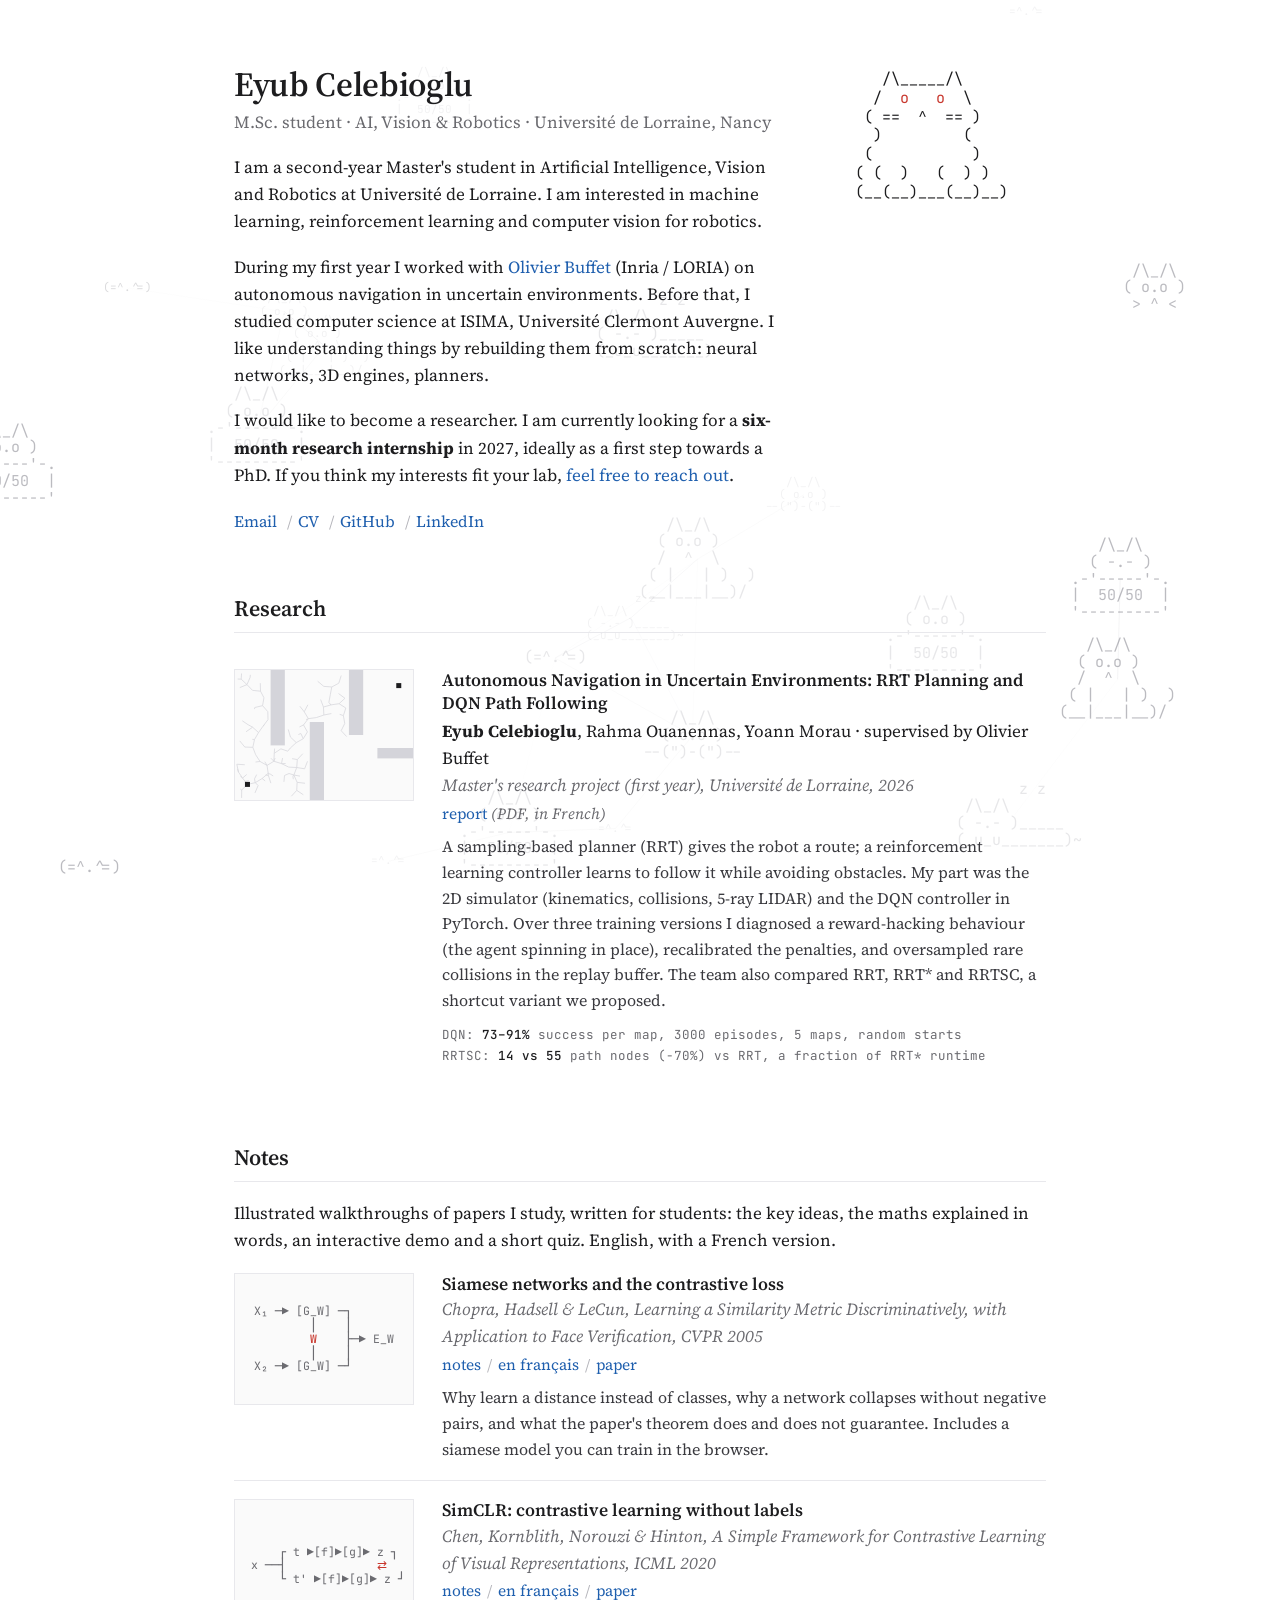
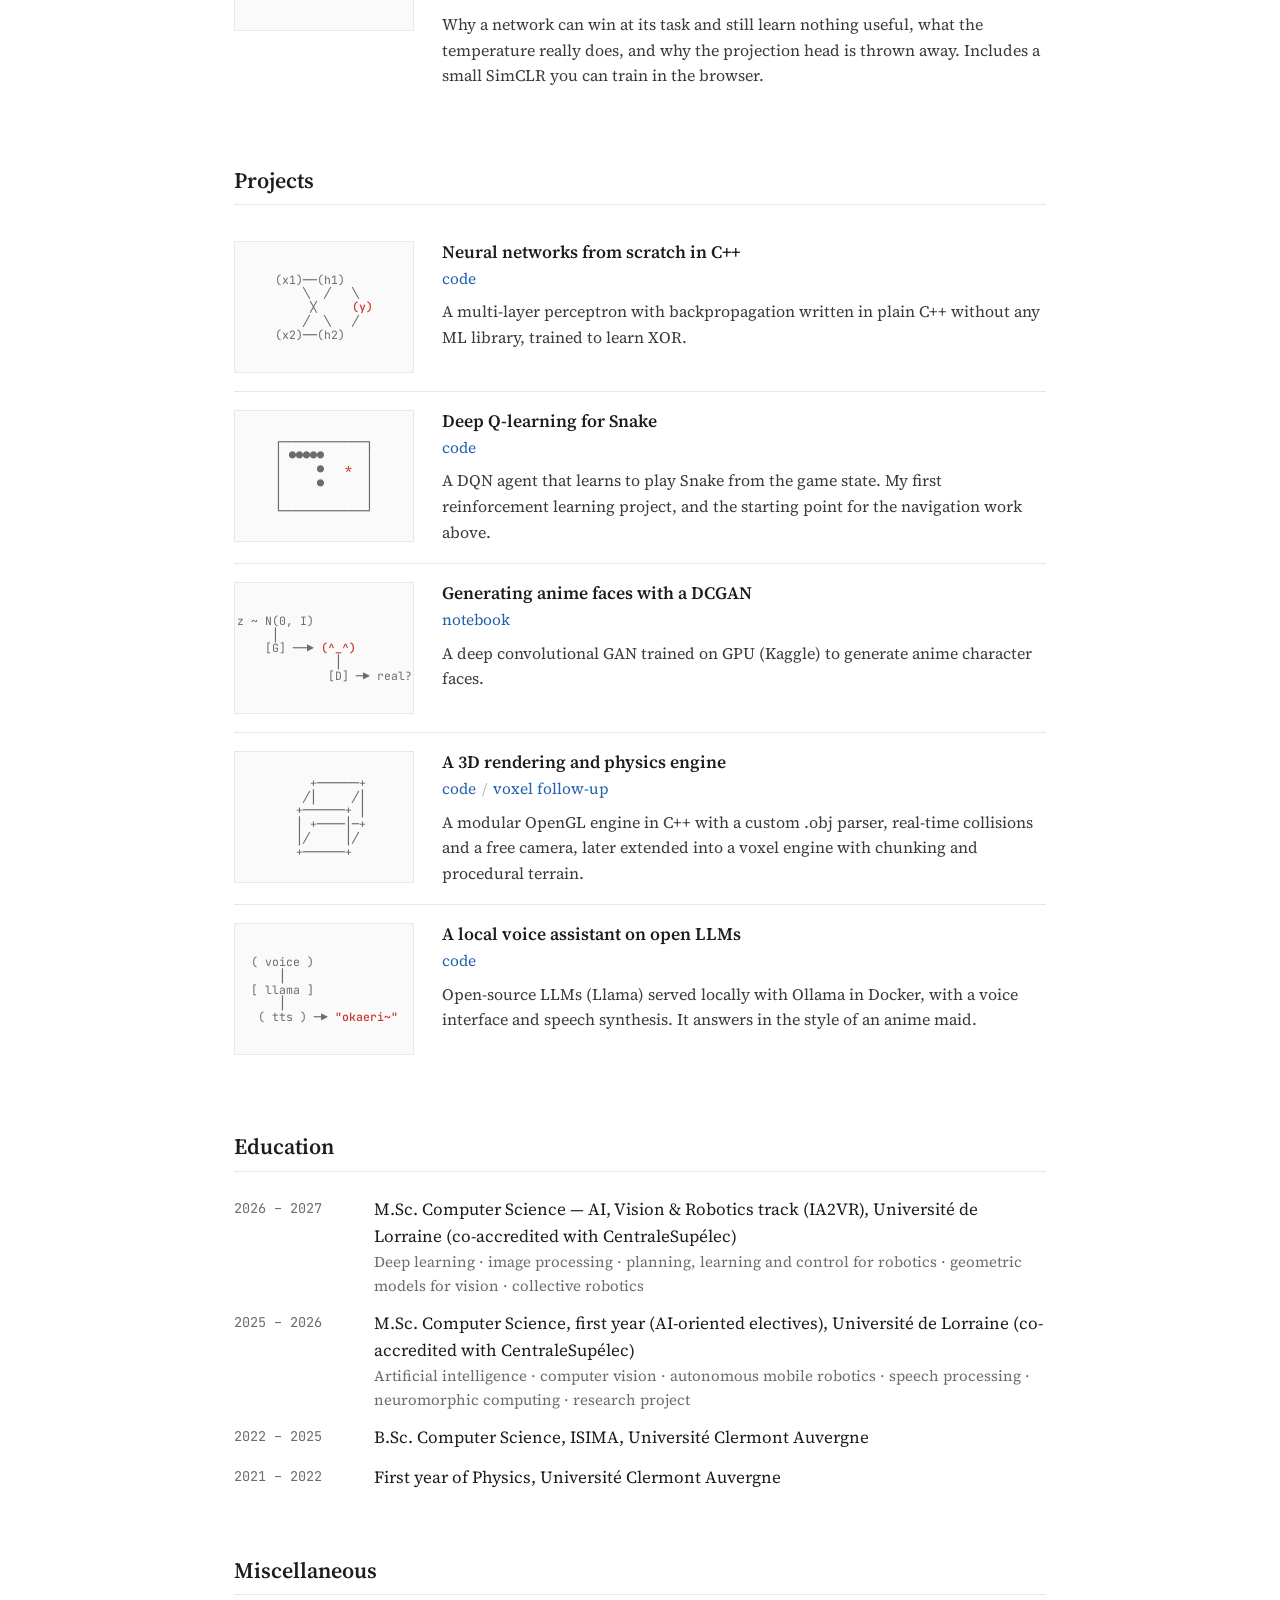
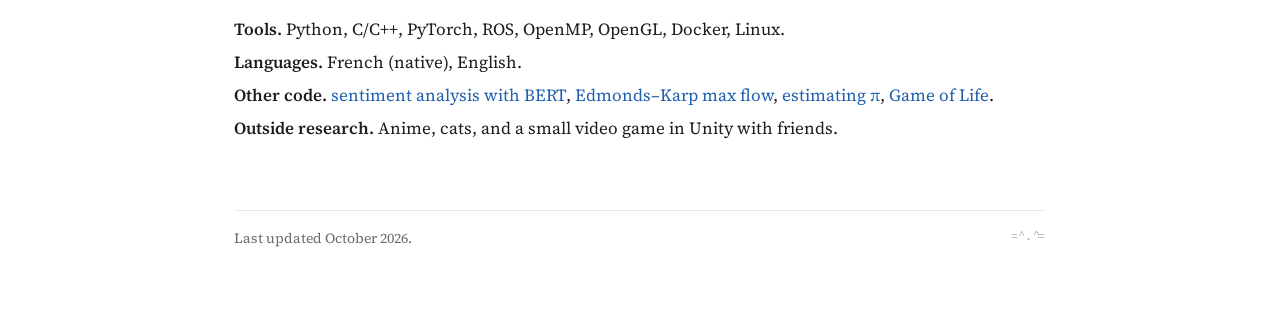
<file: index.html>
<!doctype html>
<html lang="en">
<head>
<meta charset="utf-8">
<meta name="viewport" content="width=device-width, initial-scale=1">
<title>Eyub Celebioglu</title>
<meta name="description" content="Eyub Celebioglu — Master's student in AI, Vision & Robotics at Université de Lorraine. Machine learning, reinforcement learning, computer vision, robotics.">
<link rel="preconnect" href="https://fonts.googleapis.com">
<link rel="preconnect" href="https://fonts.gstatic.com" crossorigin>
<link href="https://fonts.googleapis.com/css2?family=Source+Serif+4:ital,opsz,wght@0,8..60,400;0,8..60,600;1,8..60,400&family=JetBrains+Mono:wght@400;500&display=swap" rel="stylesheet">
<style>
:root{
  --bg:#ffffff; --fg:#1d1d1f; --dim:#6b6b70; --faint:#b4b4ba; --line:#e8e8ec;
  --link:#1f5fae; --accent:#c8372d; --thumb:#fafafa;
  --serif:"Source Serif 4",Georgia,serif; --mono:"JetBrains Mono",ui-monospace,monospace;
}
*{box-sizing:border-box;margin:0;padding:0}
body{background:var(--bg);color:var(--fg);font-family:var(--serif);font-size:17px;line-height:1.6;-webkit-font-smoothing:antialiased}
a{color:var(--link);text-decoration:none}
a:hover{text-decoration:underline}
.page{max-width:860px;margin:0 auto;padding:64px 24px 80px;position:relative;z-index:1}
#bg{position:fixed;inset:0;width:100%;height:100%;z-index:0;pointer-events:none}
@media (max-width:520px){.page{padding:40px 16px 64px}body{font-size:16px}}
.mono{font-family:var(--mono)}

/* header */
header{display:grid;grid-template-columns:1fr 230px;gap:40px;align-items:start}
@media (max-width:680px){header{grid-template-columns:1fr}#cat-wrap{order:-1;justify-self:start}}
h1{font-weight:600;font-size:34px;line-height:1.2;letter-spacing:-.01em}
.role{color:var(--dim);margin-top:4px}
.bio p{margin-top:18px}
.contact{margin-top:20px;font-size:16px}
.contact a{margin-right:4px}
.sep{color:var(--faint);margin:0 6px}
#cat-wrap{text-align:center;padding-top:6px}
#cat{font-variant-ligatures:none;font-family:var(--mono);font-size:15px;line-height:1.25;white-space:pre;color:var(--fg);cursor:pointer;user-select:none;display:inline-block;text-align:left}
#cat .hl{color:var(--accent)}
.cat-cap{font-family:var(--mono);font-size:11px;color:var(--faint);margin-top:6px;min-height:1.4em}

/* sections */
h2{font-weight:600;font-size:22px;margin:56px 0 18px;padding-bottom:6px;border-bottom:1px solid var(--line)}
.lead{color:var(--fg)}

/* entries */
.entry{display:grid;grid-template-columns:180px 1fr;gap:28px;padding:18px 0;align-items:start}
.entry + .entry{border-top:1px solid var(--line)}
@media (max-width:620px){.entry{grid-template-columns:1fr;gap:12px}}
.thumb{width:180px;height:132px;border:1px solid var(--line);background:var(--thumb);display:grid;place-items:center;overflow:hidden}
.thumb pre{font-family:var(--mono);font-size:11.5px;line-height:1.2;color:var(--dim)}
.thumb pre b{color:var(--accent);font-weight:500}
.thumb canvas{width:178px;height:130px;display:block;cursor:pointer}
.entry h3{font-size:17.5px;font-weight:600;line-height:1.35}
.entry h3 a{color:var(--fg)}
.entry .who{margin-top:2px}
.entry .where{color:var(--dim);font-style:italic}
.entry .lnk{margin-top:2px;font-size:15.5px}
.entry .lnk .todo{color:var(--faint);pointer-events:none}
.entry p.desc{margin-top:8px;font-size:16px;color:#3a3a3f}
.results{font-family:var(--mono);font-size:12.5px;color:var(--dim);margin-top:10px;line-height:1.7}
.results b{color:var(--fg);font-weight:500}

/* education */
.edu{list-style:none}
.edu li{display:grid;grid-template-columns:120px 1fr;gap:20px;padding:6px 0}
@media (max-width:520px){.edu li{grid-template-columns:1fr;gap:0}}
.edu .y{font-family:var(--mono);font-size:13.5px;color:var(--dim);padding-top:2px}
.edu .c{color:var(--dim);font-size:15px}
.misc{list-style:none}
.misc li{padding:3px 0}
.misc b{font-weight:600}

/* mini cat that follows the scroll */
#mini{position:fixed;right:22px;bottom:18px;z-index:20;font-family:var(--mono);font-variant-ligatures:none;font-size:13px;line-height:1.2;white-space:pre;color:var(--dim);background:rgba(255,255,255,.92);border:0;padding:6px 8px;cursor:pointer;text-align:left;
  opacity:0;transform:translateY(12px);pointer-events:none;transition:opacity .3s,transform .3s}
#mini.on{opacity:1;transform:none;pointer-events:auto}
#mini:hover{color:var(--fg)}
#mini .hl{color:var(--accent)}
#mini .say{color:var(--accent)}
#mini.hop{animation:hop .28s ease-in-out infinite alternate}
@keyframes hop{to{translate:0 -3px}}
@media (max-width:520px){#mini{font-size:11px;right:10px;bottom:10px}}
@media (prefers-reduced-motion: reduce){#mini{transition:none}#mini.hop{animation:none}}

footer{margin-top:64px;padding-top:16px;border-top:1px solid var(--line);font-size:14px;color:var(--dim);display:flex;justify-content:space-between;gap:12px;flex-wrap:wrap}
footer .mono{font-size:12px;color:var(--faint)}
</style>
</head>
<body>
<canvas id="bg" aria-hidden="true"></canvas>
<div class="page">

<header>
  <div class="bio">
    <h1>Eyub Celebioglu</h1>
    <div class="role">M.Sc. student · AI, Vision &amp; Robotics · Université de Lorraine, Nancy</div>
    <p>I am a second-year Master's student in Artificial Intelligence, Vision and Robotics at Université de Lorraine. I am interested in machine learning, reinforcement learning and computer vision for robotics.</p>
    <p>During my first year I worked with <a href="https://members.loria.fr/OBuffet/" target="_blank" rel="noopener">Olivier Buffet</a> (Inria / LORIA) on autonomous navigation in uncertain environments. Before that, I studied computer science at ISIMA, Université Clermont Auvergne. I like understanding things by rebuilding them from scratch: neural networks, 3D engines, planners.</p>
    <p>I would like to become a researcher. I am currently looking for a <b>six-month research internship</b> in 2027, ideally as a first step towards a PhD. If you think my interests fit your lab, <a href="mailto:eyub.celebioglu@gmail.com">feel free to reach out</a>.</p>
    <div class="contact">
      <a href="mailto:eyub.celebioglu@gmail.com">Email</a><span class="sep">/</span><a href="cv.pdf" target="_blank" rel="noopener">CV</a><span class="sep">/</span><a href="https://github.com/eyub-celebioglu" target="_blank" rel="noopener">GitHub</a><span class="sep">/</span><a href="https://www.linkedin.com/in/eyub-celebioglu/" target="_blank" rel="noopener">LinkedIn</a>
    </div>
  </div>
  <div id="cat-wrap">
    <div id="cat" aria-label="ASCII cat" role="img"></div>
    <div class="cat-cap" id="cat-cap">&nbsp;</div>
  </div>
</header>

<h2>Research</h2>

<div class="entry">
  <div class="thumb" title="Click to resample"><canvas id="rrt" aria-label="RRT and shortcut demo"></canvas></div>
  <div>
    <h3>Autonomous Navigation in Uncertain Environments: RRT Planning and DQN Path Following</h3>
    <div class="who"><b>Eyub Celebioglu</b>, Rahma Ouanennas, Yoann Morau · supervised by Olivier Buffet</div>
    <div class="where">Master's research project (first year), Université de Lorraine, 2026</div>
    <div class="lnk"><a href="report-autonomous-navigation.pdf" target="_blank" rel="noopener">report</a> <span class="where">(PDF, in French)</span></div>
    <p class="desc">A sampling-based planner (RRT) gives the robot a route; a reinforcement learning controller learns to follow it while avoiding obstacles. My part was the 2D simulator (kinematics, collisions, 5-ray LIDAR) and the DQN controller in PyTorch. Over three training versions I diagnosed a reward-hacking behaviour (the agent spinning in place), recalibrated the penalties, and oversampled rare collisions in the replay buffer. The team also compared RRT, RRT* and RRTSC, a shortcut variant we proposed.</p>
    <div class="results">
      DQN: <b>73–91%</b> success per map, 3000 episodes, 5 maps, random starts<br>
      RRTSC: <b>14 vs 55</b> path nodes (−70%) vs RRT, a fraction of RRT* runtime
    </div>
  </div>
</div>

<h2>Notes</h2>
<p class="lead">Illustrated walkthroughs of papers I study, written for students: the key ideas, the maths explained in words, an interactive demo and a short quiz. English, with a French version.</p>

<div class="entry">
  <div class="thumb"><pre>X₁ ─▶ [G_W] ─┐
        │    │
        <b>W</b>    ├─▶ E_W
        │    │
X₂ ─▶ [G_W] ─┘</pre></div>
  <div>
    <h3><a href="notes/chopra-2005.html">Siamese networks and the contrastive loss</a></h3>
    <div class="where">Chopra, Hadsell &amp; LeCun, <i>Learning a Similarity Metric Discriminatively, with Application to Face Verification</i>, CVPR 2005</div>
    <div class="lnk"><a href="notes/chopra-2005.html">notes</a><span class="sep">/</span><a href="notes/chopra-2005.html?lang=fr">en français</a><span class="sep">/</span><a href="http://yann.lecun.com/exdb/publis/pdf/chopra-05.pdf" target="_blank" rel="noopener">paper</a></div>
    <p class="desc">Why learn a distance instead of classes, why a network collapses without negative pairs, and what the paper's theorem does and does not guarantee. Includes a siamese model you can train in the browser.</p>
  </div>
</div>

<div class="entry">
  <div class="thumb"><pre>     ┌ t ▶[f]▶[g]▶ z ┐
 x ──┤             <b>⇄</b>
     └ t' ▶[f]▶[g]▶ z ┘</pre></div>
  <div>
    <h3><a href="notes/simclr-2020.html">SimCLR: contrastive learning without labels</a></h3>
    <div class="where">Chen, Kornblith, Norouzi &amp; Hinton, <i>A Simple Framework for Contrastive Learning of Visual Representations</i>, ICML 2020</div>
    <div class="lnk"><a href="notes/simclr-2020.html">notes</a><span class="sep">/</span><a href="notes/simclr-2020.html?lang=fr">en français</a><span class="sep">/</span><a href="https://arxiv.org/abs/2002.05709" target="_blank" rel="noopener">paper</a></div>
    <p class="desc">Why a network can win at its task and still learn nothing useful, what the temperature really does, and why the projection head is thrown away. Includes a small SimCLR you can train in the browser.</p>
  </div>
</div>

<h2>Projects</h2>

<div class="entry">
  <div class="thumb"><pre>(x1)──(h1)
    ╲  ╱   ╲
     ╳     <b>(y)</b>
    ╱  ╲   ╱
(x2)──(h2)</pre></div>
  <div>
    <h3><a href="https://github.com/eyub-celebioglu/XOR-NeuralNetwork-CPP" target="_blank" rel="noopener">Neural networks from scratch in C++</a></h3>
    <div class="lnk"><a href="https://github.com/eyub-celebioglu/XOR-NeuralNetwork-CPP" target="_blank" rel="noopener">code</a></div>
    <p class="desc">A multi-layer perceptron with backpropagation written in plain C++ without any ML library, trained to learn XOR.</p>
  </div>
</div>

<div class="entry">
  <div class="thumb"><pre>┌────────────┐
│ ●●●●●      │
│     ●   <b>*</b>  │
│     ●      │
│            │
└────────────┘</pre></div>
  <div>
    <h3><a href="https://github.com/eyub-celebioglu/snake-DQN" target="_blank" rel="noopener">Deep Q-learning for Snake</a></h3>
    <div class="lnk"><a href="https://github.com/eyub-celebioglu/snake-DQN" target="_blank" rel="noopener">code</a></div>
    <p class="desc">A DQN agent that learns to play Snake from the game state. My first reinforcement learning project, and the starting point for the navigation work above.</p>
  </div>
</div>

<div class="entry">
  <div class="thumb"><pre>z ~ N(0, I)
     │
    [G] ──▶ <b>(^_^)</b>
              │
             [D] ─▶ real?</pre></div>
  <div>
    <h3><a href="https://github.com/eyub-celebioglu/anime_pictures_generator" target="_blank" rel="noopener">Generating anime faces with a DCGAN</a></h3>
    <div class="lnk"><a href="https://github.com/eyub-celebioglu/anime_pictures_generator" target="_blank" rel="noopener">notebook</a></div>
    <p class="desc">A deep convolutional GAN trained on GPU (Kaggle) to generate anime character faces.</p>
  </div>
</div>

<div class="entry">
  <div class="thumb"><pre>    +──────+
   ╱│     ╱│
  +──────+ │
  │ +────│─+
  │╱     │╱
  +──────+</pre></div>
  <div>
    <h3><a href="https://github.com/eyub-celebioglu/3Dengine" target="_blank" rel="noopener">A 3D rendering and physics engine</a></h3>
    <div class="lnk"><a href="https://github.com/eyub-celebioglu/3Dengine" target="_blank" rel="noopener">code</a><span class="sep">/</span><a href="https://github.com/eyub-celebioglu/Minecraft-cpp" target="_blank" rel="noopener">voxel follow-up</a></div>
    <p class="desc">A modular OpenGL engine in C++ with a custom .obj parser, real-time collisions and a free camera, later extended into a voxel engine with chunking and procedural terrain.</p>
  </div>
</div>

<div class="entry">
  <div class="thumb"><pre>( voice )
    │
[ llama ]
    │
 ( tts ) ─▶ <b>"okaeri~"</b></pre></div>
  <div>
    <h3><a href="https://github.com/eyub-celebioglu/MaidChan" target="_blank" rel="noopener">A local voice assistant on open LLMs</a></h3>
    <div class="lnk"><a href="https://github.com/eyub-celebioglu/MaidChan" target="_blank" rel="noopener">code</a></div>
    <p class="desc">Open-source LLMs (Llama) served locally with Ollama in Docker, with a voice interface and speech synthesis. It answers in the style of an anime maid.</p>
  </div>
</div>

<h2>Education</h2>
<ul class="edu">
  <li><span class="y">2026 – 2027</span><div>M.Sc. Computer Science — AI, Vision &amp; Robotics track (IA2VR), Université de Lorraine (co-accredited with CentraleSupélec)<div class="c">Deep learning · image processing · planning, learning and control for robotics · geometric models for vision · collective robotics</div></div></li>
  <li><span class="y">2025 – 2026</span><div>M.Sc. Computer Science, first year (AI-oriented electives), Université de Lorraine (co-accredited with CentraleSupélec)<div class="c">Artificial intelligence · computer vision · autonomous mobile robotics · speech processing · neuromorphic computing · research project</div></div></li>
  <li><span class="y">2022 – 2025</span><div>B.Sc. Computer Science, ISIMA, Université Clermont Auvergne</div></li>
  <li><span class="y">2021 – 2022</span><div>First year of Physics, Université Clermont Auvergne</div></li>
</ul>

<h2>Miscellaneous</h2>
<ul class="misc">
  <li><b>Tools.</b> Python, C/C++, PyTorch, ROS, OpenMP, OpenGL, Docker, Linux.</li>
  <li><b>Languages.</b> French (native), English.</li>
  <li><b>Other code.</b> <a href="https://github.com/eyub-celebioglu/Sentiment-Analysis" target="_blank" rel="noopener">sentiment analysis with BERT</a>, <a href="https://github.com/eyub-celebioglu/maximum-flow-edmonds-karp-sage" target="_blank" rel="noopener">Edmonds–Karp max flow</a>, <a href="https://github.com/eyub-celebioglu/pi-estimation-chudnovsky-monte-carlo" target="_blank" rel="noopener">estimating π</a>, <a href="https://github.com/eyub-celebioglu/Conway-simulation" target="_blank" rel="noopener">Game of Life</a>.</li>
  <li><b>Outside research.</b> Anime, cats, and a small video game in Unity with friends.</li>
</ul>

<footer>
  <span>Last updated October 2026.</span>
  <span class="mono">=^.^=</span>
</footer>

</div>

<button id="mini" aria-label="Back to top" title="Back to top"></button>

<script>
const reduced = matchMedia('(prefers-reduced-motion: reduce)').matches;

/* ---------- background: drifting ASCII cats, linked when close ---------- */
(() => {
  const bg = document.getElementById('bg'), g = bg.getContext('2d');
  const ART = [
String.raw`   /\_/\
  ( o.o )
  /  ^  \
 ( |   | )  )
(__|___|__)/`,
String.raw`   /\_/\
  ( o.o )
--(")-(")--`,
String.raw`        z z
  /\_/\
 ( -.- )_____
 (_u_u_______)~`,
String.raw`   /\_/\
  ( o.o )
.-'-----'-.
|  50/50  |
'---------'`,
String.raw` /\_/\
( o.o )
 > ^ <`,
String.raw`(=^.^=)`,
String.raw`=^.^=`,
  ].map(a => {
    // pad every line to the same width so centred lines stay aligned
    const ls = a.split('\n'), w = Math.max(...ls.map(l => l.length));
    return ls.map(l => l.padEnd(w));
  });
  let W, H, cats = [], mx = -1e4, my = -1e4, alpha = .45, scale = 1, colL = 0, colR = 0;

  // cats fade behind the text column and are fully visible in the margins
  function textFade(x){
    const out = Math.max(colL - x, x - colR, 0);
    return .35 + .65 * Math.min(1, out / 60);
  }

  function eyes(lines, mood){
    if (!mood) return lines;
    const e = mood === 'happy' ? '^' : '-';
    return lines.map(l => l.replace(/([o^-])\.([o^-])/, `${e}.${e}`));
  }
  function init(){
    const d = devicePixelRatio || 1;
    W = innerWidth; H = innerHeight;
    bg.width = W * d; bg.height = H * d; g.setTransform(d, 0, 0, d, 0, 0);
    const small = W < 600;
    alpha = small ? .3 : .45; scale = small ? .85 : 1;
    const r = document.querySelector('.page').getBoundingClientRect();
    colL = r.left + 16; colR = r.right - 16;
    if (small) colL = colR = -1e5;   // on phones the text is everywhere: cats are just paler overall
    const n = small ? 6 : Math.round(Math.min(26, Math.max(8, W * H / 52000)));
    cats = Array.from({length: n}, () => {
      const far = Math.random() < .45;   // two depth layers: far cats are smaller, paler, slower
      const k = far ? .6 : 1;
      return {
        x: Math.random() * W, y: Math.random() * H,
        vx: (Math.random() - .5) * .3 * k, vy: (Math.random() - .5) * .3 * k,
        f: ART[Math.random() * ART.length | 0], blink: 0,
        size: (far ? 11 : 15) * scale, a: far ? .55 : 1, k
      };
    });
  }
  function draw(){
    g.clearRect(0, 0, W, H);
    // faint links between nearby cats
    g.lineWidth = 1;
    for (let i = 0; i < cats.length; i++) for (let j = i + 1; j < cats.length; j++){
      const a = cats[i], b = cats[j], d = Math.hypot(a.x - b.x, a.y - b.y), L = 190 * scale;
      if (d < L){
        g.strokeStyle = `rgba(140,140,150,${(1 - d / L) * .2 * Math.min(a.a, b.a)})`;
        g.beginPath(); g.moveTo(a.x, a.y); g.lineTo(b.x, b.y); g.stroke();
      }
    }
    g.textAlign = 'center'; g.textBaseline = 'middle';
    for (const c of cats){
      const near = Math.hypot(c.x - mx, c.y - my) < 120;
      const lines = eyes(c.f, near ? 'happy' : c.blink > 0 ? 'blink' : null);
      const lh = c.size * 1.12;
      g.font = `${c.size}px "JetBrains Mono", monospace`;
      const f = textFade(c.x);
      g.fillStyle = near ? `rgba(200,55,45,${.7 * c.a})` : `rgba(105,105,115,${alpha * c.a * f})`;
      const top = c.y - (lines.length - 1) * lh / 2;
      lines.forEach((l, i) => g.fillText(l, c.x, top + i * lh));
    }
  }
  function step(){
    for (const c of cats){
      // drift, gently pushed away by the cursor
      const dx = c.x - mx, dy = c.y - my, d = Math.hypot(dx, dy);
      if (d < 120 && d > 0){ c.vx += dx / d * .04 * c.k; c.vy += dy / d * .04 * c.k; }
      const sp = Math.hypot(c.vx, c.vy), max = .6 * c.k, min = .12 * c.k;
      if (sp > max){ c.vx *= max / sp; c.vy *= max / sp; }
      if (sp < min){ c.vx *= 1.05; c.vy *= 1.05; }
      c.x += c.vx; c.y += c.vy;
      if (c.x < -90) c.x = W + 90; if (c.x > W + 90) c.x = -90;
      if (c.y < -60) c.y = H + 60; if (c.y > H + 60) c.y = -60;
      if (c.blink > 0) c.blink--; else if (Math.random() < .003) c.blink = 10;
    }
    draw();
    requestAnimationFrame(step);
  }
  addEventListener('mousemove', e => { mx = e.clientX; my = e.clientY; }, {passive: true});
  addEventListener('mouseleave', () => { mx = my = -1e4; });
  let rz; addEventListener('resize', () => { clearTimeout(rz); rz = setTimeout(() => { init(); if (reduced) draw(); }, 200); });
  init();
  if (reduced) { document.fonts.ready.then(draw); } else requestAnimationFrame(step);
})();

/* ---------- ASCII cat: eyes follow the cursor, sleeps when idle ---------- */
const cat = document.getElementById('cat'), cap = document.getElementById('cat-cap');
const EYES = { c:'  o   o  ', l:' o   o   ', r:'   o   o ', sleep:'  -   -  ', happy:'  ^   ^  ' };
let look = 'c', idle = 0, mood = null, moodT;
function drawCat(){
  const f = mood || (idle > 120 ? 'sleep' : look);
  const e = EYES[f].replace(/[o^-]/g, m => `<span class="hl">${m}</span>`);
  cat.innerHTML =
`   /\\_____/\\
  /${e}\\
 ( ==  ^  == )
  )         (
 (           )
( (  )   (  ) )
(__(__)___(__)__)`;
  cap.textContent = mood ? 'nya~' : f === 'sleep' ? 'zzz…' : ' ';
}
addEventListener('mousemove', e => {
  const r = cat.getBoundingClientRect(), dx = e.clientX - (r.left + r.width/2);
  const nl = dx < -80 ? 'l' : dx > 80 ? 'r' : 'c';
  const wasAsleep = idle > 120; idle = 0;
  if (nl !== look || wasAsleep){ look = nl; drawCat(); }
});
cat.onclick = () => { mood = 'happy'; idle = 0; drawCat(); clearTimeout(moodT); moodT = setTimeout(() => { mood = null; drawCat(); }, 1400); };
setInterval(() => { if (++idle === 121) drawCat(); }, 100);
drawCat();

/* ---------- mini cat: appears once the big one is off-screen ---------- */
const mini = document.getElementById('mini');
let tail = 0, scrollT, sleepT, lastY = scrollY, dir = 'c';
function drawMini(state){
  const eyes = { c:'o.o', down:'o.o', up:'^.^', sleep:'-.-', happy:'^ω^' }[state];
  const t = ['~', ' ~', '~ '][tail % 3];
  const say = state === 'happy' ? ' <span class="say">nya~ ↑</span>' : state === 'sleep' ? ' <span class="say">z</span>' : '';
  mini.innerHTML = ` /\\_/\\${say}\n( <span class="hl">${eyes}</span> )${state === 'sleep' ? '' : t}\n > ^ <`;
}
const showMini = () => mini.classList.toggle('on', cat.getBoundingClientRect().bottom < 0);
showMini();
addEventListener('scroll', () => {
  showMini();
  const y = scrollY; dir = y > lastY ? 'down' : 'up'; lastY = y;
  tail++; drawMini(dir);
  if (!reduced) mini.classList.add('hop');
  clearTimeout(scrollT); clearTimeout(sleepT);
  scrollT = setTimeout(() => { mini.classList.remove('hop'); drawMini('c'); }, 180);
  sleepT = setTimeout(() => drawMini('sleep'), 6000);
}, {passive:true});
mini.onclick = () => {
  drawMini('happy');
  scrollTo({top:0, behavior: reduced ? 'auto' : 'smooth'});
};
drawMini('c');

/* ---------- RRT + shortcut thumbnail ---------- */
const cv = document.getElementById('rrt'), ctx = cv.getContext('2d');
const W = 178, H = 130, d = devicePixelRatio || 1;
cv.width = W*d; cv.height = H*d; ctx.setTransform(d,0,0,d,0,0);
const obs = [[.2,0,.08,.58],[.42,.4,.08,.6],[.64,0,.08,.5],[.8,.6,.2,.08]].map(([x,y,w,h]) => ({x:x*W,y:y*H,w:w*W,h:h*H}));
const S = {x:W*.07, y:H*.88}, G = {x:W*.92, y:H*.12};
let nodes, path, shortp, phase, timer;
const inObs = (x,y) => x<0||y<0||x>W||y>H|| obs.some(o => x>o.x-2 && x<o.x+o.w+2 && y>o.y-2 && y<o.y+o.h+2);
function free(a,b){
  const n = Math.ceil(Math.hypot(b.x-a.x, b.y-a.y)/2);
  for (let i = 0; i <= n; i++){ const t = i/n; if (inObs(a.x+(b.x-a.x)*t, a.y+(b.y-a.y)*t)) return false; }
  return true;
}
function grow(k){
  for (let i = 0; i < k && phase === 'grow'; i++){
    const q = Math.random() < .08 ? G : {x:Math.random()*W, y:Math.random()*H};
    let best = 0, bd = 1e9;
    nodes.forEach((n,j) => { const dd = (n.x-q.x)**2 + (n.y-q.y)**2; if (dd < bd){ bd = dd; best = j } });
    const n = nodes[best], dist = Math.sqrt(bd); if (dist < 1) continue;
    const s = Math.min(8, dist), nw = {x:n.x+(q.x-n.x)/dist*s, y:n.y+(q.y-n.y)/dist*s, p:best};
    if (!free(n, nw)) continue;
    nodes.push(nw);
    if (Math.hypot(nw.x-G.x, nw.y-G.y) < 8 && free(nw, G)){
      nodes.push({x:G.x, y:G.y, p:nodes.length-1});
      path = []; let c = nodes.length-1; while (c !== -1){ path.unshift(nodes[c]); c = nodes[c].p; }
      const out = [path[0]]; let a = 0;
      while (a < path.length-1){ let j = path.length-1; while (j > a+1 && !free(path[a], path[j])) j--; out.push(path[j]); a = j; }
      shortp = out; phase = 'found';
    }
    if (nodes.length > 3000) return restart();
  }
}
function line(p, color, w){ ctx.strokeStyle = color; ctx.lineWidth = w; ctx.beginPath(); p.forEach((q,i) => i ? ctx.lineTo(q.x,q.y) : ctx.moveTo(q.x,q.y)); ctx.stroke(); }
function draw(showShort){
  ctx.fillStyle = '#fafafa'; ctx.fillRect(0,0,W,H);
  ctx.fillStyle = '#d4d4da'; obs.forEach(o => ctx.fillRect(o.x,o.y,o.w,o.h));
  ctx.strokeStyle = '#d9d9de'; ctx.lineWidth = .8; ctx.beginPath();
  nodes.forEach(n => { if (n.p >= 0){ const p = nodes[n.p]; ctx.moveTo(p.x,p.y); ctx.lineTo(n.x,n.y); } }); ctx.stroke();
  if (path) line(path, '#8a8a92', 1.2);
  if (showShort) line(shortp, '#c8372d', 2);
  ctx.fillStyle = '#1d1d1f'; [S,G].forEach(p => ctx.fillRect(p.x-2.5,p.y-2.5,5,5));
}
function restart(){
  clearTimeout(timer); nodes = [{x:S.x, y:S.y, p:-1}]; path = shortp = null; phase = 'grow';
  if (reduced){ while (phase === 'grow') grow(100); draw(true); return; }
  (function loop(){
    if (phase === 'grow'){ grow(5); draw(false); timer = setTimeout(loop, 20); }
    else { draw(false); timer = setTimeout(() => draw(true), 500); }
  })();
}
cv.onclick = restart;
restart();
</script>
</body>
</html>
</file>
